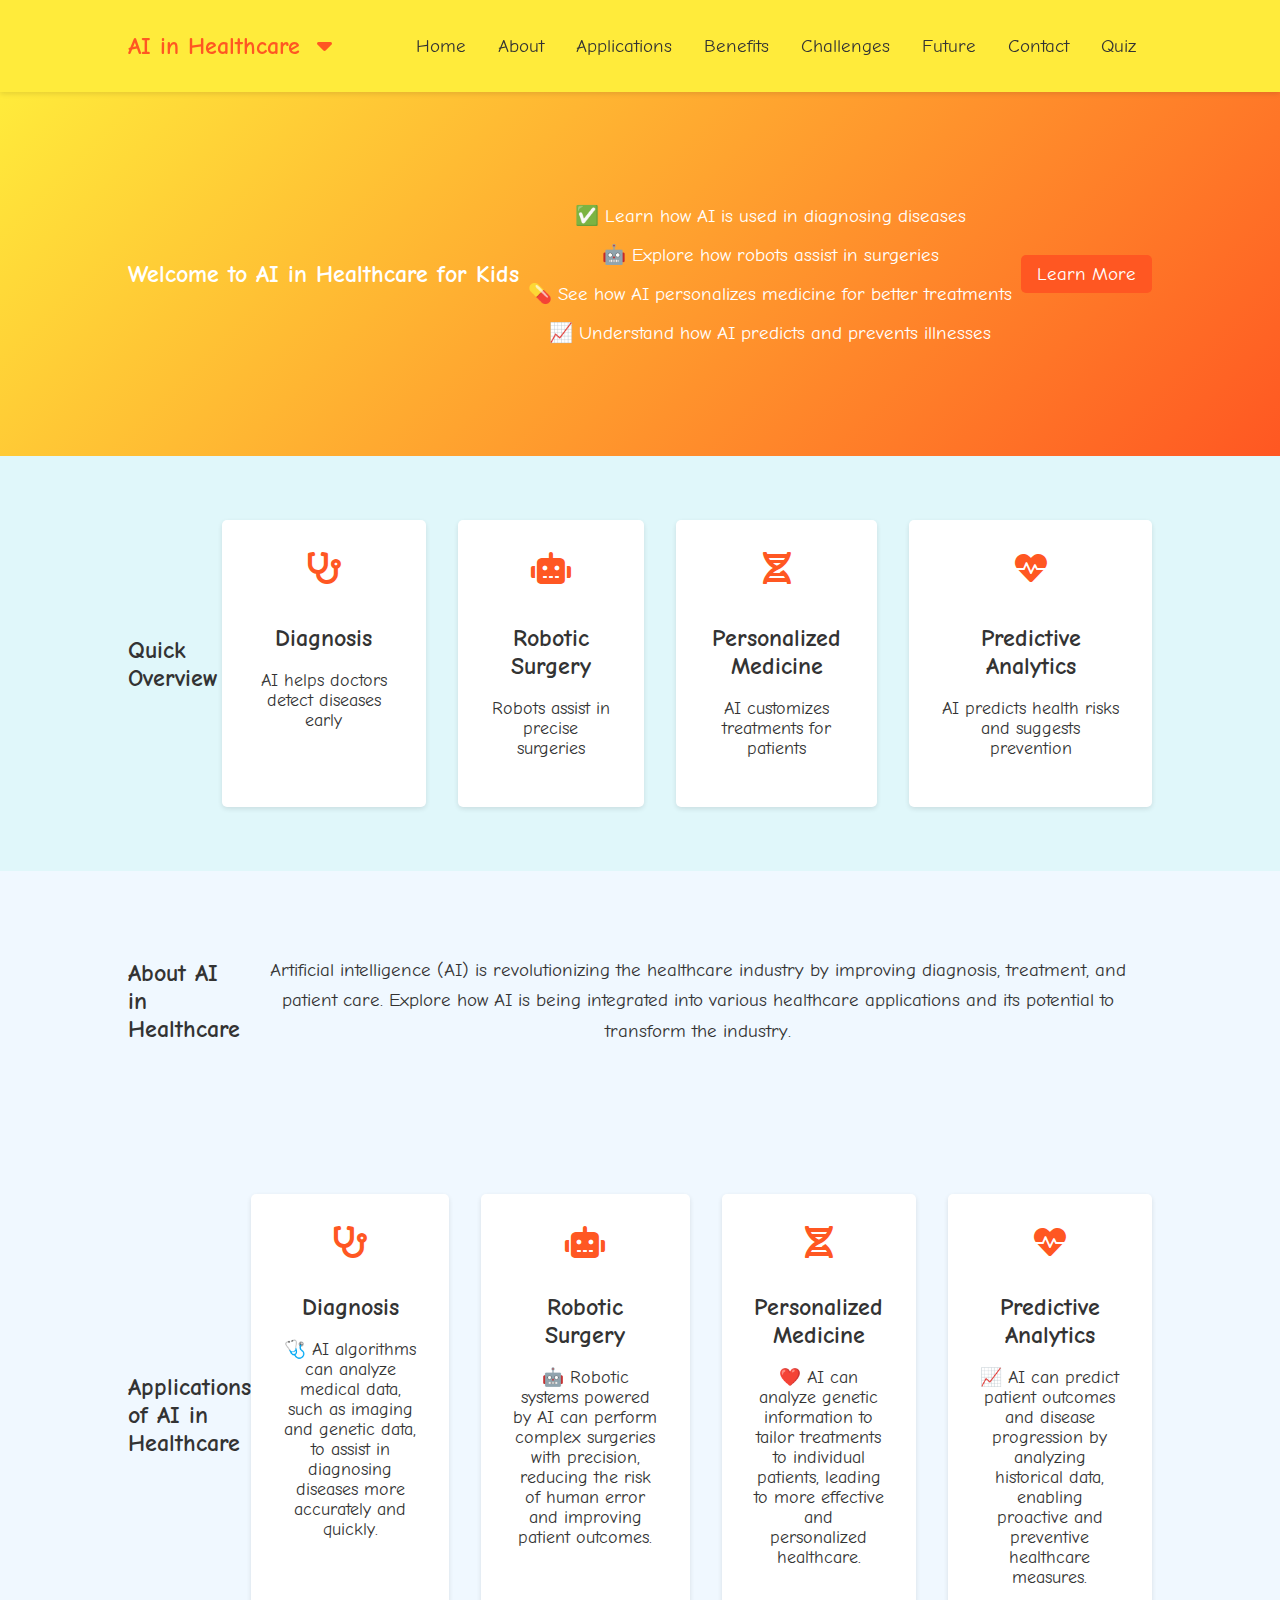
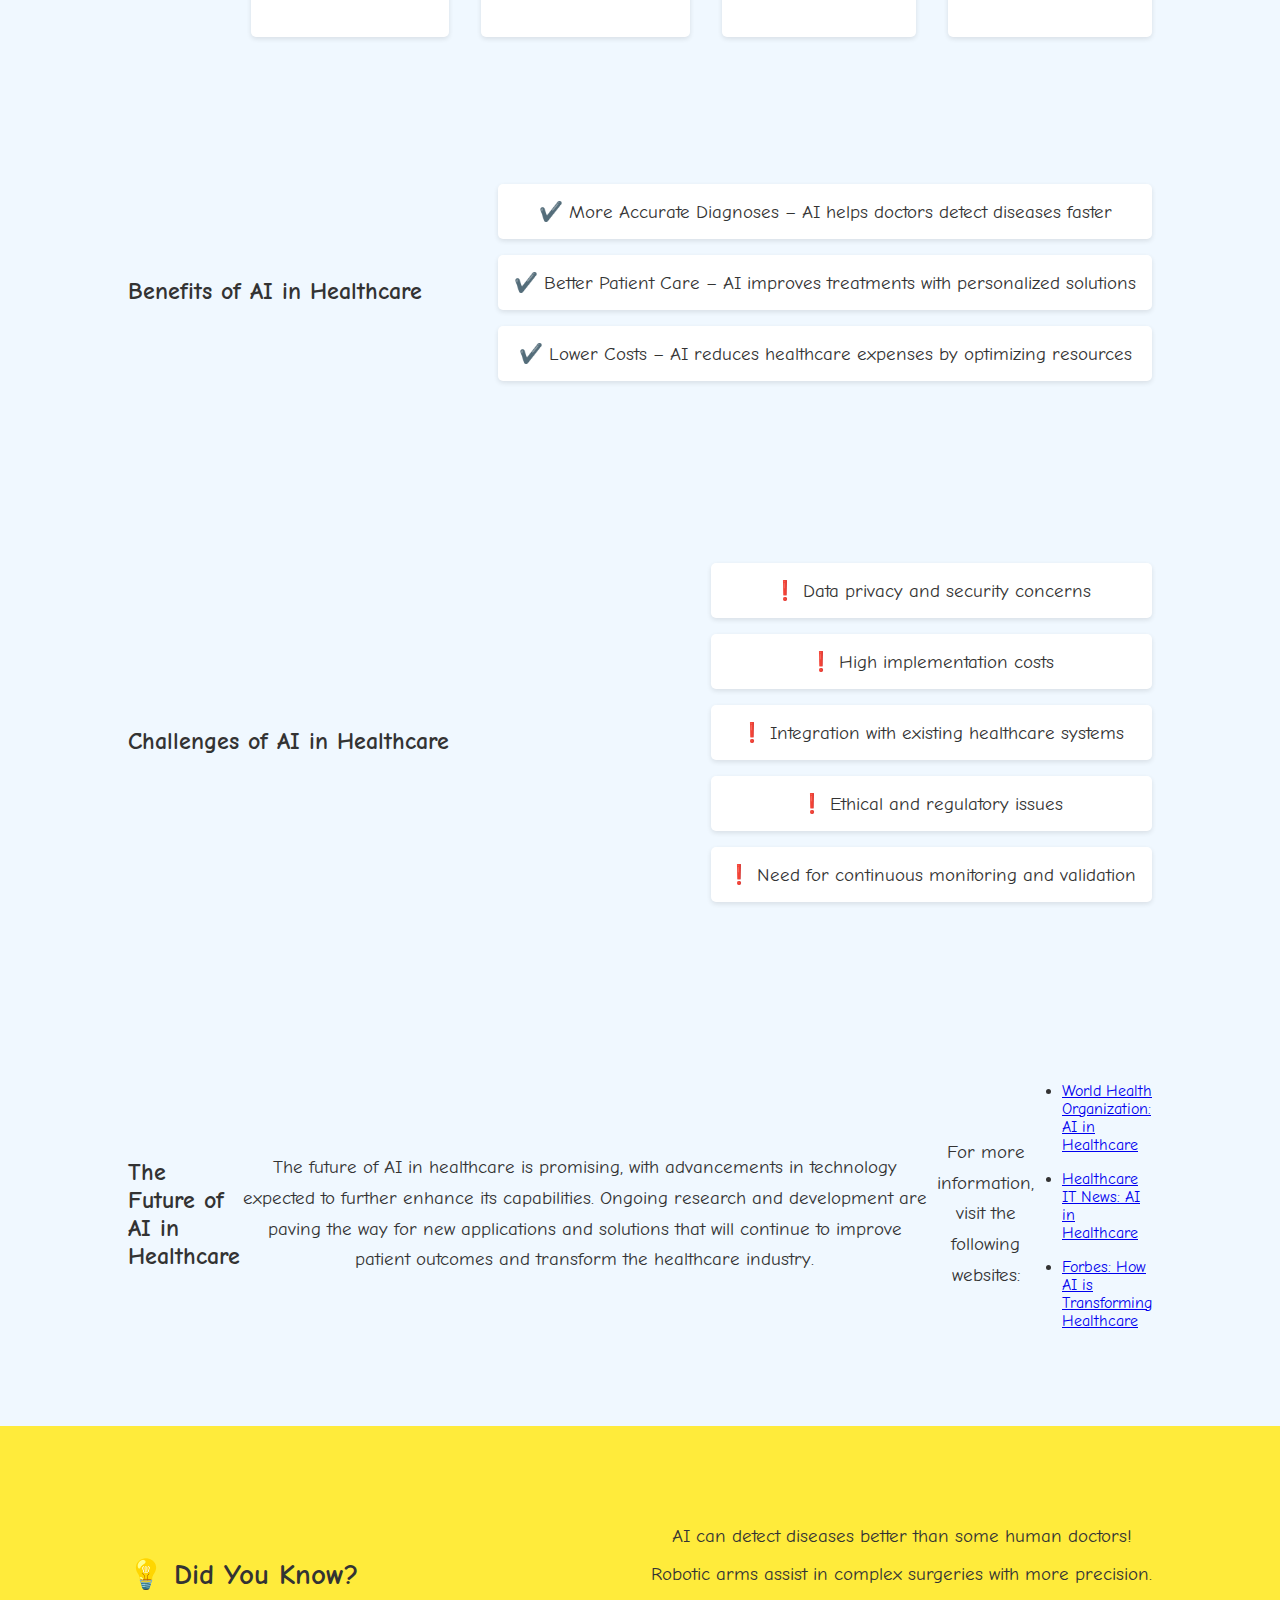
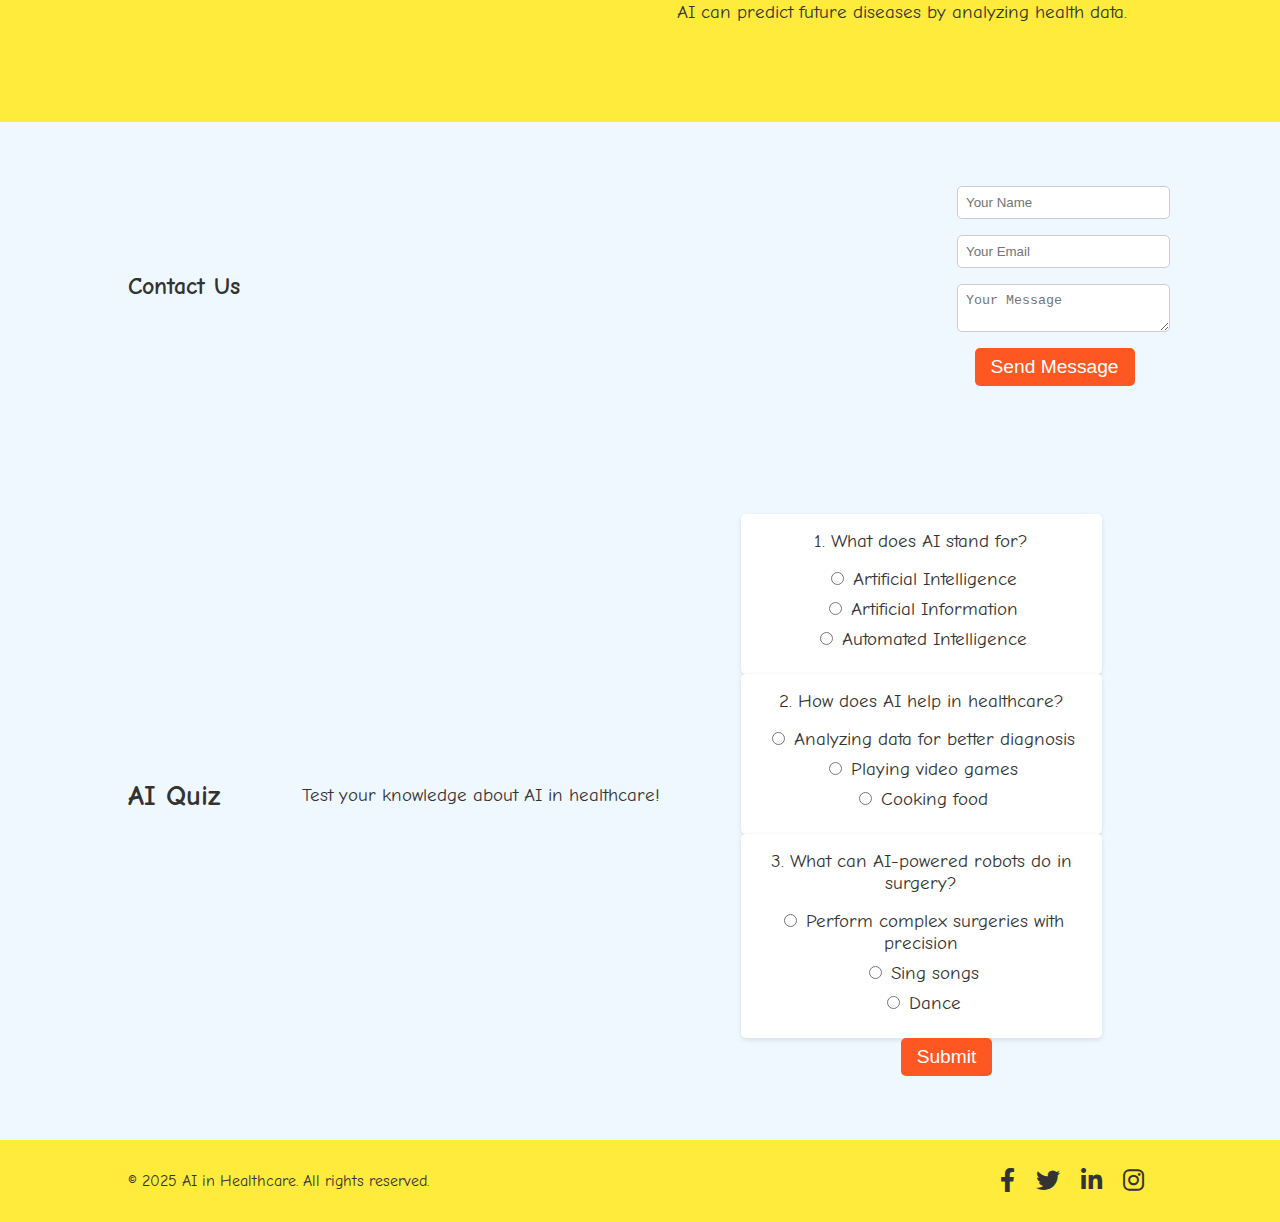
<file: index.html>
<!DOCTYPE html>
<html lang="en">
<head>
    <meta charset="UTF-8">
    <meta name="viewport" content="width=device-width, initial-scale=1.0">
    <title>AI in Healthcare for Kids</title>
    <link rel="stylesheet" href="styles.css">
    <link rel="stylesheet" href="https://cdnjs.cloudflare.com/ajax/libs/font-awesome/6.0.0-beta3/css/all.min.css">
    <link href="https://fonts.googleapis.com/css2?family=Comic+Neue:wght@400;700&family=Nunito:wght@400;700&display=swap" rel="stylesheet">
</head>
<body>
    <header id="header">
        <div class="container">
            <div class="logo-dropdown">
                <h1 class="logo">AI in Healthcare <i class="fas fa-caret-down"></i></h1>
                <ul class="dropdown-content">
                    <li><a href="https://www.who.int/news-room/feature-stories/detail/artificial-intelligence-in-healthcare">WHO: AI in Healthcare</a></li>
                    <li><a href="https://www.healthcareitnews.com/news/ai-healthcare">Healthcare IT News: AI in Healthcare</a></li>
                    <li><a href="https://www.forbes.com/sites/forbestechcouncil/2025/01/25/how-ai-is-transforming-healthcare">Forbes: How AI is Transforming Healthcare</a></li>
                </ul>
            </div>
            <nav>
                <ul>
                    <li><a href="#home">Home</a></li>
                    <li><a href="#about">About</a></li>
                    <li><a href="#applications">Applications</a></li>
                    <li><a href="#benefits">Benefits</a></li>
                    <li><a href="#challenges">Challenges</a></li>
                    <li><a href="#future">Future</a></li>
                    <li><a href="#contact">Contact</a></li>
                    <li><a href="#quiz">Quiz</a></li>
                </ul>
            </nav>
        </div>
    </header>
    <section id="home" class="hero">
        <div class="container">
            <h2>Welcome to AI in Healthcare for Kids</h2>
            <ul class="intro-list">
                <li>✅ Learn how AI is used in diagnosing diseases</li>
                <li>🤖 Explore how robots assist in surgeries</li>
                <li>💊 See how AI personalizes medicine for better treatments</li>
                <li>📈 Understand how AI predicts and prevents illnesses</li>
            </ul>
            <a href="#applications" class="btn">Learn More</a>
        </div>
    </section>
    <section id="overview" class="overview">
        <div class="container">
            <h2>Quick Overview</h2>
            <div class="overview-grid">
                <div class="overview-item">
                    <i class="fas fa-stethoscope"></i>
                    <h3>Diagnosis</h3>
                    <p>AI helps doctors detect diseases early</p>
                </div>
                <div class="overview-item">
                    <i class="fas fa-robot"></i>
                    <h3>Robotic Surgery</h3>
                    <p>Robots assist in precise surgeries</p>
                </div>
                <div class="overview-item">
                    <i class="fas fa-dna"></i>
                    <h3>Personalized Medicine</h3>
                    <p>AI customizes treatments for patients</p>
                </div>
                <div class="overview-item">
                    <i class="fas fa-heartbeat"></i>
                    <h3>Predictive Analytics</h3>
                    <p>AI predicts health risks and suggests prevention</p>
                </div>
            </div>
        </div>
    </section>
    <section id="about" class="about">
        <div class="container">
            <h2>About AI in Healthcare</h2>
            <p>Artificial intelligence (AI) is revolutionizing the healthcare industry by improving diagnosis, treatment, and patient care. Explore how AI is being integrated into various healthcare applications and its potential to transform the industry.</p>
        </div>
    </section>
    <section id="applications" class="applications">
        <div class="container">
            <h2>Applications of AI in Healthcare</h2>
            <div class="application-grid">
                <div class="application-item">
                    <i class="fas fa-stethoscope"></i>
                    <h3><a href="diagnosis.html">Diagnosis</a></h3>
                    <p>🩺 AI algorithms can analyze medical data, such as imaging and genetic data, to assist in diagnosing diseases more accurately and quickly.</p>
                </div>
                <div class="application-item">
                    <i class="fas fa-robot"></i>
                    <h3><a href="robotic-surgery.html">Robotic Surgery</a></h3>
                    <p>🤖 Robotic systems powered by AI can perform complex surgeries with precision, reducing the risk of human error and improving patient outcomes.</p>
                </div>
                <div class="application-item">
                    <i class="fas fa-dna"></i>
                    <h3><a href="personalized-medicine.html">Personalized Medicine</a></h3>
                    <p>❤️ AI can analyze genetic information to tailor treatments to individual patients, leading to more effective and personalized healthcare.</p>
                </div>
                <div class="application-item">
                    <i class="fas fa-heartbeat"></i>
                    <h3><a href="predictive-analytics.html">Predictive Analytics</a></h3>
                    <p>📈 AI can predict patient outcomes and disease progression by analyzing historical data, enabling proactive and preventive healthcare measures.</p>
                </div>
            </div>
        </div>
    </section>
    <section id="benefits" class="benefits">
        <div class="container">
            <h2>Benefits of AI in Healthcare</h2>
            <ul>
                <li>✔️ More Accurate Diagnoses – AI helps doctors detect diseases faster</li>
                <li>✔️ Better Patient Care – AI improves treatments with personalized solutions</li>
                <li>✔️ Lower Costs – AI reduces healthcare expenses by optimizing resources</li>
            </ul>
        </div>
    </section>
    <section id="challenges" class="challenges">
        <div class="container">
            <h2>Challenges of AI in Healthcare</h2>
            <ul>
                <li>❗ Data privacy and security concerns</li>
                <li>❗ High implementation costs</li>
                <li>❗ Integration with existing healthcare systems</li>
                <li>❗ Ethical and regulatory issues</li>
                <li>❗ Need for continuous monitoring and validation</li>
            </ul>
        </div>
    </section>
    <section id="future" class="future">
        <div class="container">
            <h2>The Future of AI in Healthcare</h2>
            <p>The future of AI in healthcare is promising, with advancements in technology expected to further enhance its capabilities. Ongoing research and development are paving the way for new applications and solutions that will continue to improve patient outcomes and transform the healthcare industry.</p>
            <p>For more information, visit the following websites:</p>
            <ul>
                <li><a href="https://www.who.int/news-room/feature-stories/detail/artificial-intelligence-in-healthcare">World Health Organization: AI in Healthcare</a></li>
                <li><a href="https://www.healthcareitnews.com/news/ai-healthcare">Healthcare IT News: AI in Healthcare</a></li>
                <li><a href="https://www.forbes.com/sites/forbestechcouncil/2025/01/25/how-ai-is-transforming-healthcare">Forbes: How AI is Transforming Healthcare</a></li>
            </ul>
        </div>
    </section>
    <section id="did-you-know" class="did-you-know">
        <div class="container">
            <h2>💡 Did You Know?</h2>
            <ul>
                <li>AI can detect diseases better than some human doctors!</li>
                <li>Robotic arms assist in complex surgeries with more precision.</li>
                <li>AI can predict future diseases by analyzing health data.</li>
            </ul>
        </div>
    </section>
    <section id="contact" class="contact">
        <div class="container">
            <h2>Contact Us</h2>
            <form id="contact-form">
                <input type="text" id="name" name="name" placeholder="Your Name" required>
                <input type="email" id="email" name="email" placeholder="Your Email" required>
                <textarea id="message" name="message" placeholder="Your Message" required></textarea>
                <button type="submit" class="btn">Send Message</button>
            </form>
        </div>
    </section>
    <section id="quiz" class="quiz">
        <div class="container">
            <h2>AI Quiz</h2>
            <p>Test your knowledge about AI in healthcare!</p>
            <form id="quiz-form">
                <div class="quiz-question">
                    <p>1. What does AI stand for?</p>
                    <label><input type="radio" name="q1" value="Artificial Intelligence"> Artificial Intelligence</label>
                    <label><input type="radio" name="q1" value="Artificial Information"> Artificial Information</label>
                    <label><input type="radio" name="q1" value="Automated Intelligence"> Automated Intelligence</label>
                </div>
                <div class="quiz-question">
                    <p>2. How does AI help in healthcare?</p>
                    <label><input type="radio" name="q2" value="Analyzing data for better diagnosis"> Analyzing data for better diagnosis</label>
                    <label><input type="radio" name="q2" value="Playing video games"> Playing video games</label>
                    <label><input type="radio" name="q2" value="Cooking food"> Cooking food</label>
                </div>
                <div class="quiz-question">
                    <p>3. What can AI-powered robots do in surgery?</p>
                    <label><input type="radio" name="q3" value="Perform complex surgeries with precision"> Perform complex surgeries with precision</label>
                    <label><input type="radio" name="q3" value="Sing songs"> Sing songs</label>
                    <label><input type="radio" name="q3" value="Dance"> Dance</label>
                </div>
                <button type="submit" class="btn">Submit</button>
            </form>
            <div id="quiz-results" class="quiz-results">
                <h3>Quiz Results</h3>
                <p id="quiz-score"></p>
                <button id="retry-quiz" class="btn">Try Again</button>
            </div>
        </div>
    </section>
    <footer>
        <div class="container">
            <p>&copy; 2025 AI in Healthcare. All rights reserved.</p>
            <div class="social-links">
                <a href="#"><i class="fab fa-facebook-f"></i></a>
                <a href="#"><i class="fab fa-twitter"></i></a>
                <a href="#"><i class="fab fa-linkedin-in"></i></a>
                <a href="#"><i class="fab fa-instagram"></i></a>
            </div>
        </div>
    </footer>
    <script src="script.js"></script>
</body>
</html>
</file>
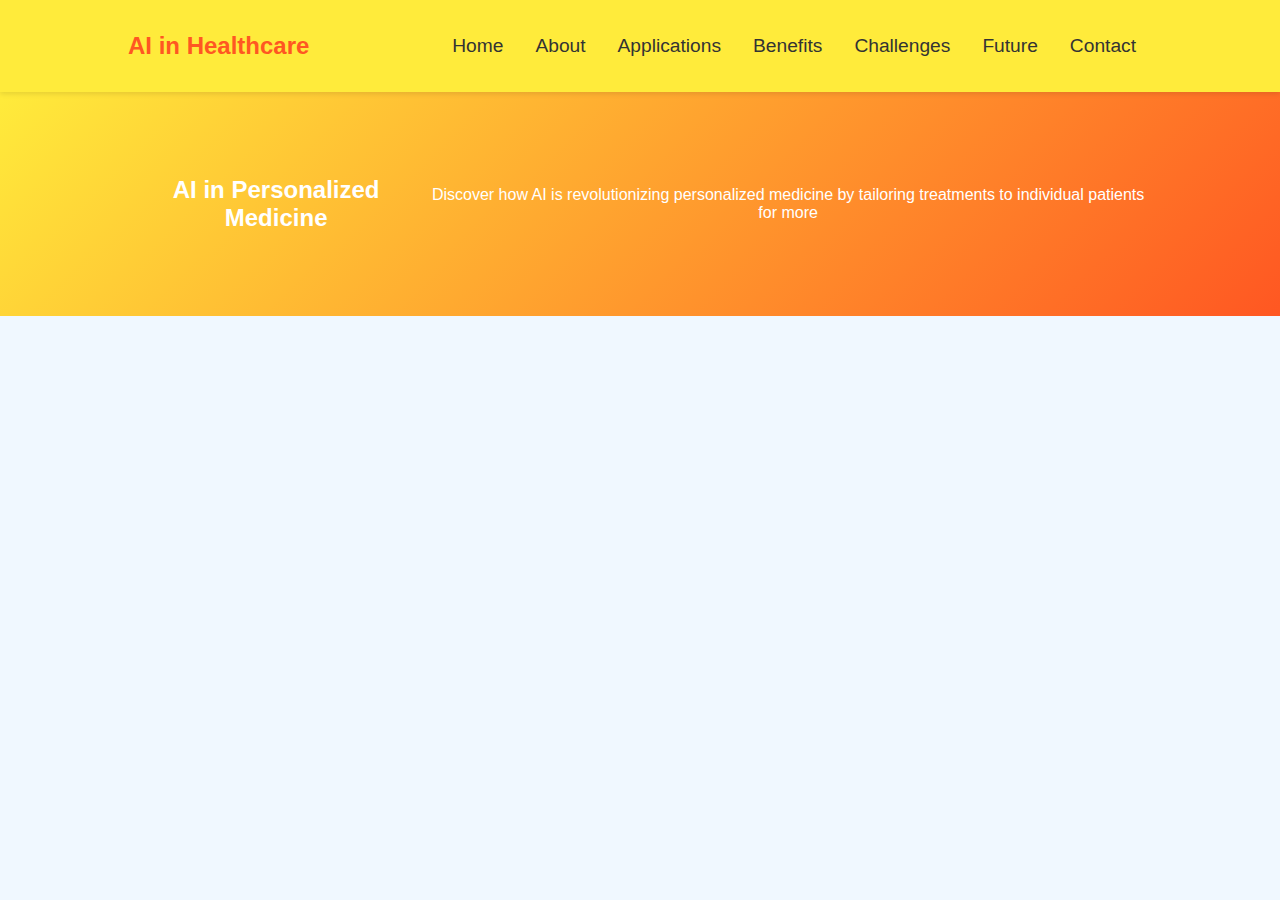
<file: personalized-medicine.html>
<!DOCTYPE html>
<html lang="en">
<head>
    <meta charset="UTF-8">
    <meta name="viewport" content="width=device-width, initial-scale=1.0">
    <title>AI in Healthcare - Personalized Medicine</title>
    <link rel="stylesheet" href="styles.css">
    <link rel="stylesheet" href="https://cdnjs.cloudflare.com/ajax/libs/font-awesome/6.0.0-beta3/css/all.min.css">
</head>
<body>
    <header>
        <div class="container">
            <h1 class="logo">AI in Healthcare</h1>
            <nav>
                <ul>
                    <li><a href="index.html">Home</a></li>
                    <li><a href="index.html#about">About</a></li>
                    <li><a href="index.html#applications">Applications</a></li>
                    <li><a href="index.html#benefits">Benefits</a></li>
                    <li><a href="index.html#challenges">Challenges</a></li>
                    <li><a href="index.html#future">Future</a></li>
                    <li><a href="index.html#contact">Contact</a></li>
                </ul>
            </nav>
        </div>
    </header>
    <section class="hero">
        <div class="container">
            <h2>AI in Personalized Medicine</h2>
            <p>Discover how AI is revolutionizing personalized medicine by tailoring treatments to individual patients for more
</file>
<file: styles.css>
body {
    font-family: 'Comic Neue', 'Nunito', sans-serif;
    margin: 0;
    padding: 0;
    background-color: #f0f8ff;
    color: #333;
}

header {
    background-color: #ffeb3b;
    color: #333;
    padding: 1rem 0;
    position: sticky;
    top: 0;
    z-index: 1000;
    box-shadow: 0 2px 5px rgba(0, 0, 0, 0.1);
    transition: top 0.3s, background-color 0.3s;
}

.header-hidden {
    top: -100px;
}

.header-transparent {
    background-color: rgba(255, 235, 59, 0.8);
}

.container {
    width: 80%;
    margin: 0 auto;
    display: flex;
    justify-content: space-between;
    align-items: center;
}

.logo-dropdown {
    position: relative;
}

.logo {
    font-size: 1.5rem;
    cursor: pointer;
    color: #ff5722;
}

.logo i {
    margin-left: 0.5rem;
}

.dropdown-content {
    display: none;
    position: absolute;
    background-color: #ffeb3b;
    box-shadow: 0 2px 5px rgba(0, 0, 0, 0.1);
    padding: 1rem;
    border-radius: 5px;
    top: 2.5rem;
    left: 0;
    z-index: 1001;
    opacity: 0;
    visibility: hidden;
    transition: opacity 0.3s, visibility 0.3s;
}

.dropdown-content.show {
    display: block;
    opacity: 1;
    visibility: visible;
}

.dropdown-content li {
    list-style: none;
    margin-bottom: 0.5rem;
}

.dropdown-content li a {
    color: #333;
    text-decoration: none;
}

.logo-dropdown:hover .dropdown-content {
    display: block;
    opacity: 1;
    visibility: visible;
}

nav ul {
    list-style: none;
    display: flex;
    margin: 0;
    padding: 0;
}

nav ul li {
    margin: 0 1rem;
}

nav ul li a {
    color: #333;
    text-decoration: none;
    transition: color 0.3s;
    font-size: 1.2rem;
}

nav ul li a:hover {
    color: #ff5722;
}

.hero {
    background: linear-gradient(135deg, #ffeb3b, #ff5722);
    color: #fff;
    text-align: center;
    padding: 4rem 0;
    position: relative;
}

.hero .intro-list {
    list-style: none;
    padding: 0;
    font-size: 1.2rem;
    margin: 2rem 0;
}

.hero .intro-list li {
    margin: 1rem 0;
}

.hero .btn {
    background-color: #ff5722;
    color: #fff;
    padding: 0.5rem 1rem;
    text-decoration: none;
    border-radius: 5px;
    transition: background-color 0.3s, transform 0.3s;
    font-size: 1.2rem;
}

.hero .btn:hover {
    background-color: #e64a19;
    transform: scale(1.1);
}

section {
    padding: 4rem 0;
}

.container {
    width: 80%;
    margin: 0 auto;
}

.about p, .future p {
    line-height: 1.6;
    text-align: center;
    font-size: 1.2rem;
}

.overview {
    background-color: #e0f7fa;
    padding: 4rem 0;
}

.overview-grid {
    display: flex;
    justify-content: space-between;
    gap: 2rem;
}

.overview-item {
    background-color: #fff;
    padding: 2rem;
    border-radius: 5px;
    text-align: center;
    box-shadow: 0 2px 5px rgba(0, 0, 0, 0.1);
    transition: transform 0.3s;
}

.overview-item:hover {
    transform: translateY(-10px);
}

.overview-item i {
    font-size: 2rem;
    color: #ff5722;
    margin-bottom: 1rem;
}

.overview-item h3 {
    font-size: 1.5rem;
    margin-bottom: 1rem;
}

.overview-item p {
    font-size: 1.1rem;
}

.applications .application-grid {
    display: flex;
    justify-content: space-between;
    gap: 2rem;
}

.applications .application-item {
    background-color: #fff;
    padding: 2rem;
    border-radius: 5px;
    text-align: center;
    box-shadow: 0 2px 5px rgba(0, 0, 0, 0.1);
    transition: transform 0.3s;
}

.applications .application-item:hover {
    transform: translateY(-10px);
}

.applications .application-item i {
    font-size: 2rem;
    color: #ff5722;
    margin-bottom: 1rem;
}

.applications .application-item h3 a {
    color: #333;
    text-decoration: none;
    font-size: 1.5rem;
}

.applications .application-item h3 a:hover {
    color: #ff5722;
}

.applications .application-item p {
    font-size: 1.1rem;
}

.benefits ul, .challenges ul {
    list-style: none;
    padding-left: 0;
    text-align: center;
    font-size: 1.2rem;
}

.benefits li, .challenges li {
    background: #fff;
    margin-bottom: 1rem;
    padding: 1rem;
    border-radius: 5px;
    box-shadow: 0 2px 5px rgba(0, 0, 0, 0.1);
}

.future ul {
    padding-left: 20px;
}

.future ul li {
    margin-bottom: 1rem;
}

.did-you-know {
    background-color: #ffeb3b;
    padding: 4rem 0;
    text-align: center;
    font-size: 1.2rem;
}

.did-you-know ul {
    list-style: none;
    padding: 0;
    font-size: 1.2rem;
}

.did-you-know ul li {
    margin: 1rem 0;
    animation: fadeIn 2s ease-in-out;
}

@keyframes fadeIn {
    from { opacity: 0; }
    to { opacity: 1; }
}

.contact form {
    display: flex;
    flex-direction: column;
    gap: 1rem;
    font-size: 1.2rem;
}

.contact form input,
.contact form textarea {
    padding: 0.5rem;
    border: 1px solid #ccc;
    border-radius: 5px;
    width: 100%;
}

.contact form .btn {
    align-self: center;
    background-color: #ff5722;
    color: #fff;
    padding: 0.5rem 1rem;
    text-decoration: none;
    border: none;
    border-radius: 5px;
    transition: background-color 0.3s, transform 0.3s;
    font-size: 1.2rem;
}

.contact form .btn:hover {
    background-color: #e64a19;
    transform: scale(1.1);
}

footer {
    background-color: #ffeb3b;
    color: #333;
    text-align: center;
    padding: 1rem 0;
}

footer .social-links a {
    color: #333;
    margin: 0 0.5rem;
    text-decoration: none;
    transition: color 0.3s;
    font-size: 1.5rem;
}

footer .social-links a:hover {
    color: #ff5722;
}

.center-image {
    display: block;
    margin-left: auto;
    margin-right: auto;
    max-width: 100%;
}

/* Quiz Section */
.quiz {
    background-color: #f0f8ff;
    padding: 4rem 0;
    text-align: center;
    font-size: 1.2rem;
}

.quiz-form {
    display: flex;
    flex-direction: column;
    align-items: center;
    gap: 1rem;
}

.quiz-question {
    background: #fff;
    border-radius: 5px;
    padding: 1rem;
    width: 80%;
    box-shadow: 0 2px 5px rgba(0, 0, 0, 0.1);
}

.quiz-question p {
    margin: 0 0 1rem 0;
}

.quiz-question label {
    display: block;
    margin: 0.5rem 0;
}

.quiz-results {
    display: none;
    background: #fff;
    border-radius: 5px;
    padding: 1rem;
    width: 80%;
    box-shadow: 0 2px 5px rgba(0, 0, 0, 0.1);
    margin-top: 2rem;
}

.quiz-results h3 {
    margin-top: 0;
}

.quiz .btn {
    background-color: #ff5722;
    color: #fff;
    padding: 0.5rem 1rem;
    text-decoration: none;
    border-radius: 5px;
    transition: background-color 0.3s, transform 0.3s;
    border: none;
    cursor: pointer;
    font-size: 1.2rem;
}

.quiz .btn:hover {
    background-color: #e64a19;
    transform: scale(1.1);
}
</file>
